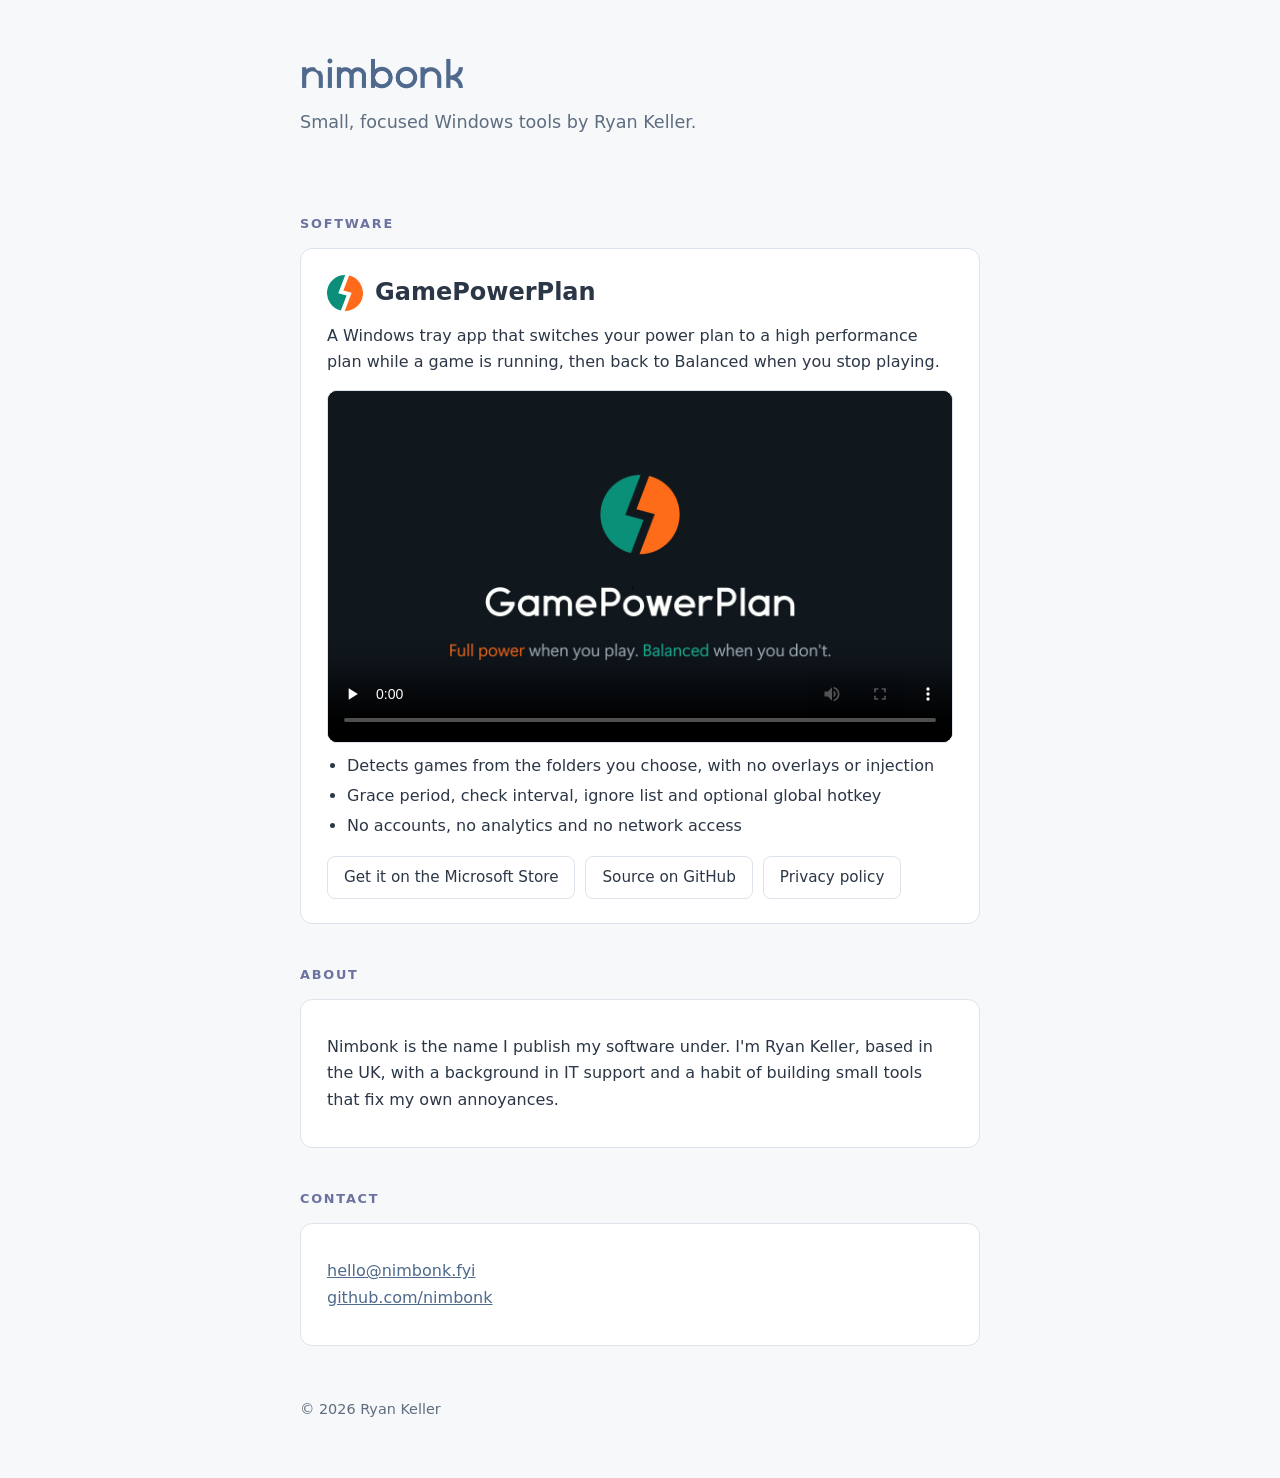
<file: index.html>
<!doctype html>
<html lang="en-GB">
<head>
<meta charset="utf-8">
<meta name="viewport" content="width=device-width,initial-scale=1">
<meta name="color-scheme" content="light dark">
<title>Nimbonk</title>
<meta name="description" content="Small, focused Windows tools by Ryan Keller.">
<link rel="icon" href="assets/favicon.png">
<link rel="apple-touch-icon" href="assets/apple-touch-icon.png">
<link rel="stylesheet" href="assets/style.css">
</head>
<body>
<div class="wrap">
<header>
  <picture>
    <source srcset="assets/nimbonk-dark.png" media="(prefers-color-scheme: dark)">
    <img class="logo" src="assets/nimbonk-light.png" alt="Nimbonk">
  </picture>
  <p class="tag">Small, focused Windows tools by Ryan Keller.</p>
</header>
<main>
  <h2>Software</h2>
  <section class="card">
    <h1 class="app"><img src="assets/gamepowerplan.svg" alt="" width="36" height="36">GamePowerPlan</h1>
    <p>A Windows tray app that switches your power plan to a high performance plan while a game is running, then back to Balanced when you stop playing.</p>
    <video class="demo" src="assets/gamepowerplan.mp4" poster="assets/gamepowerplan-poster.jpg" controls preload="none" playsinline width="1920" height="1080" aria-label="21-second video showing GamePowerPlan switching power plans"></video>
    <ul>
      <li>Detects games from the folders you choose, with no overlays or injection</li>
      <li>Grace period, check interval, ignore list and optional global hotkey</li>
      <li>No accounts, no analytics and no network access</li>
    </ul>
    <div class="row">
      <a class="btn" href="https://apps.microsoft.com/detail/9PF9KW933WVG">Get it on the Microsoft Store</a>
      <a class="btn" href="https://github.com/nimbonk/GamePowerPlan">Source on GitHub</a>
      <a class="btn" href="privacy/">Privacy policy</a>
    </div>
  </section>

  <h2>About</h2>
  <section class="card">
    <p>Nimbonk is the name I publish my software under. I'm Ryan Keller, based in the UK, with a background in IT support and a habit of building small tools that fix my own annoyances.</p>
  </section>

  <h2>Contact</h2>
  <section class="card">
    <p><a href="mailto:hello@nimbonk.fyi">hello@nimbonk.fyi</a><br>
    <a href="https://github.com/nimbonk">github.com/nimbonk</a></p>
  </section>
</main>
<footer>&copy; 2026 Ryan Keller</footer>
</div>
</body>
</html>
</file>
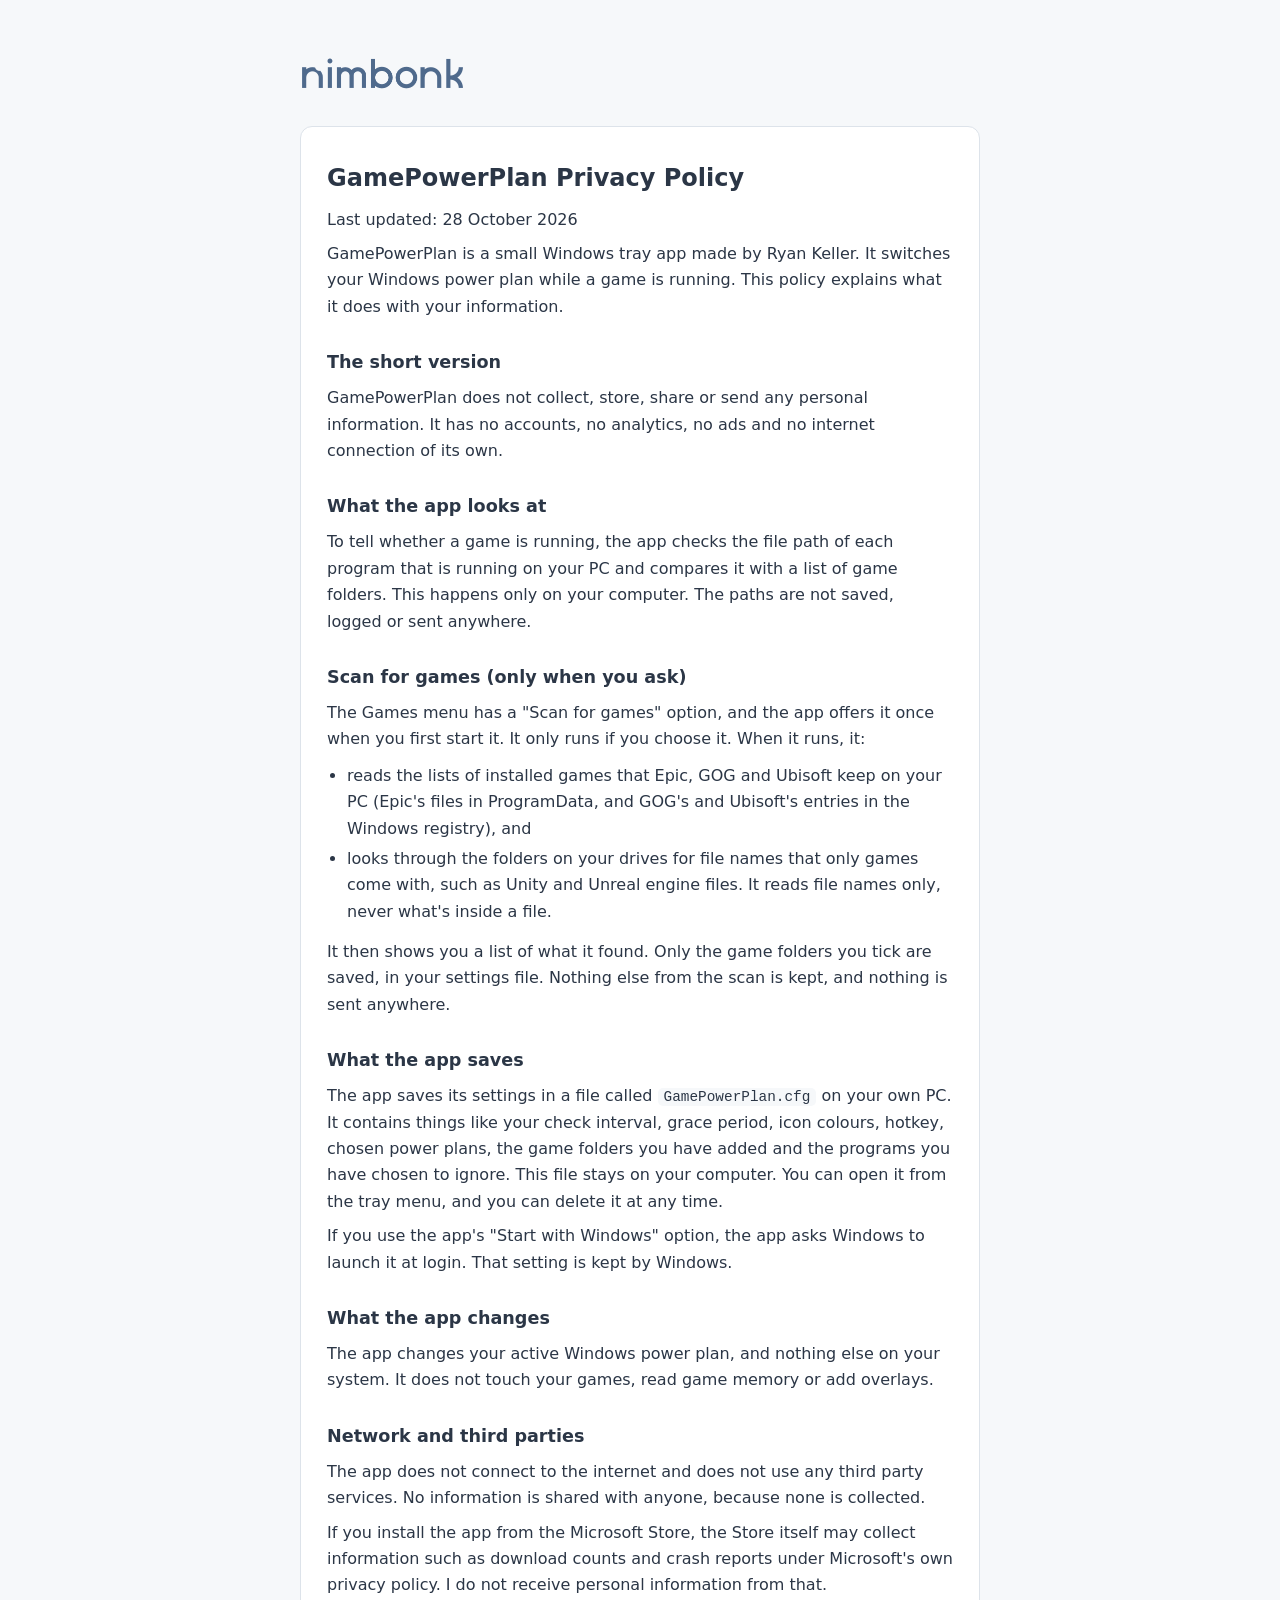
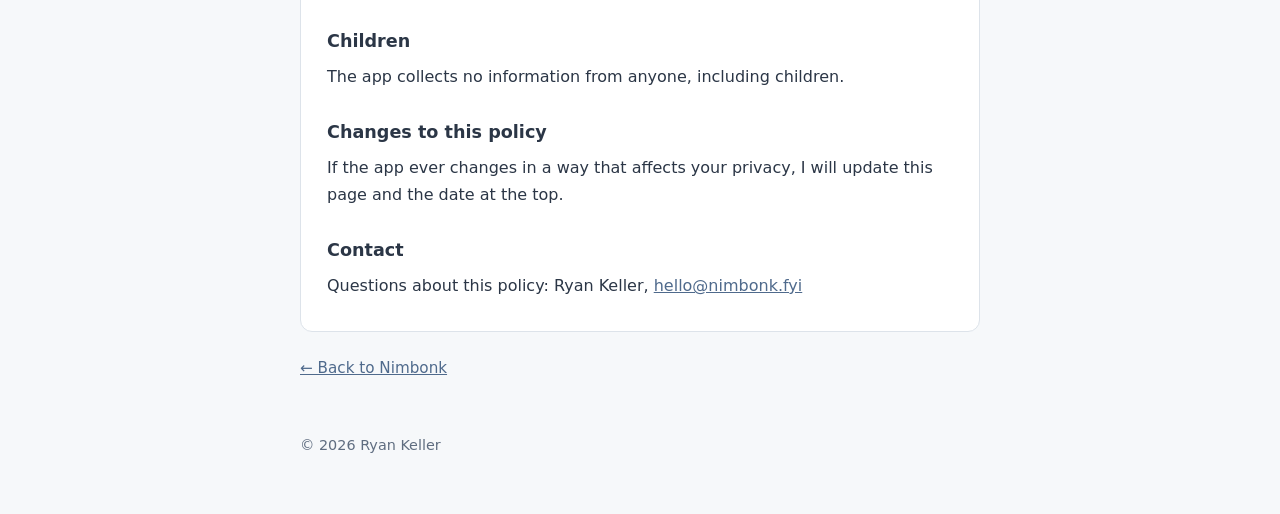
<file: privacy/index.html>
<!doctype html>
<html lang="en-GB">
<head>
<meta charset="utf-8">
<meta name="viewport" content="width=device-width,initial-scale=1">
<meta name="color-scheme" content="light dark">
<title>GamePowerPlan Privacy Policy | Nimbonk</title>
<link rel="icon" href="../assets/favicon.png">
<link rel="stylesheet" href="../assets/style.css">
</head>
<body>
<div class="wrap policy">
<header>
  <a href="../"><picture>
    <source srcset="../assets/nimbonk-dark.png" media="(prefers-color-scheme: dark)">
    <img class="logo" src="../assets/nimbonk-light.png" alt="Nimbonk">
  </picture></a>
</header>
<main>
<section class="card">
<h1>GamePowerPlan Privacy Policy</h1>
<p>Last updated: 28 October 2026</p>
<p>GamePowerPlan is a small Windows tray app made by Ryan Keller. It switches your Windows power plan while a game is running. This policy explains what it does with your information.</p>

<h2>The short version</h2>
<p>GamePowerPlan does not collect, store, share or send any personal information. It has no accounts, no analytics, no ads and no internet connection of its own.</p>

<h2>What the app looks at</h2>
<p>To tell whether a game is running, the app checks the file path of each program that is running on your PC and compares it with a list of game folders. This happens only on your computer. The paths are not saved, logged or sent anywhere.</p>

<h2>Scan for games (only when you ask)</h2>
<p>The Games menu has a "Scan for games" option, and the app offers it once when you first start it. It only runs if you choose it. When it runs, it:</p>
<ul>
  <li>reads the lists of installed games that Epic, GOG and Ubisoft keep on your PC (Epic's files in ProgramData, and GOG's and Ubisoft's entries in the Windows registry), and</li>
  <li>looks through the folders on your drives for file names that only games come with, such as Unity and Unreal engine files. It reads file names only, never what's inside a file.</li>
</ul>
<p>It then shows you a list of what it found. Only the game folders you tick are saved, in your settings file. Nothing else from the scan is kept, and nothing is sent anywhere.</p>

<h2>What the app saves</h2>
<p>The app saves its settings in a file called <code>GamePowerPlan.cfg</code> on your own PC. It contains things like your check interval, grace period, icon colours, hotkey, chosen power plans, the game folders you have added and the programs you have chosen to ignore. This file stays on your computer. You can open it from the tray menu, and you can delete it at any time.</p>
<p>If you use the app's "Start with Windows" option, the app asks Windows to launch it at login. That setting is kept by Windows.</p>

<h2>What the app changes</h2>
<p>The app changes your active Windows power plan, and nothing else on your system. It does not touch your games, read game memory or add overlays.</p>

<h2>Network and third parties</h2>
<p>The app does not connect to the internet and does not use any third party services. No information is shared with anyone, because none is collected.</p>
<p>If you install the app from the Microsoft Store, the Store itself may collect information such as download counts and crash reports under Microsoft's own privacy policy. I do not receive personal information from that.</p>

<h2>Children</h2>
<p>The app collects no information from anyone, including children.</p>

<h2>Changes to this policy</h2>
<p>If the app ever changes in a way that affects your privacy, I will update this page and the date at the top.</p>

<h2>Contact</h2>
<p>Questions about this policy: Ryan Keller, <a href="mailto:hello@nimbonk.fyi">hello@nimbonk.fyi</a></p>
</section>
<a class="back" href="../">&larr; Back to Nimbonk</a>
</main>
<footer>&copy; 2026 Ryan Keller</footer>
</div>
</body>
</html>
</file>
<file: assets/style.css>
:root{--bg:#f6f8fa;--card:#fff;--text:#2b3646;--muted:#5f6d80;--line:#dde3ea;--accent:#6b72a0;--link:#4f6a8c}
@media (prefers-color-scheme:dark){:root{--bg:#16181d;--card:#1d2027;--text:#e4e9ef;--muted:#9aa6b6;--line:#2b303a;--accent:#a3a9cf;--link:#a9bfdc}}
*{box-sizing:border-box}
body{margin:0;background:var(--bg);color:var(--text);font:16px/1.65 system-ui,-apple-system,"Segoe UI",Roboto,sans-serif}
.wrap{max-width:720px;margin:0 auto;padding:0 20px}
header{padding:56px 0 8px}
.logo{height:34px;width:auto;display:block}
.tag{margin:18px 0 0;color:var(--muted);font-size:1.1rem}
main{padding:28px 0 8px}
h2{font-size:.8rem;letter-spacing:.14em;text-transform:uppercase;color:var(--accent);margin:40px 0 14px;font-weight:600}
h1{font-size:1.5rem;margin:0 0 6px}
h1.app{display:flex;align-items:center;gap:12px}
h1.app img{width:36px;height:36px;flex:none}
.demo{display:block;width:100%;height:auto;margin:14px 0 4px;border-radius:10px;border:1px solid var(--line);background:#12171F}
.card{background:var(--card);border:1px solid var(--line);border-radius:12px;padding:24px 26px}
.card p{margin:10px 0}
.card ul{margin:10px 0 14px;padding-left:20px}
.card li{margin:4px 0}
.row{display:flex;flex-wrap:wrap;gap:10px;margin-top:16px}
.btn{display:inline-block;padding:8px 16px;border-radius:8px;border:1px solid var(--line);color:var(--text);text-decoration:none;font-weight:500;font-size:.95rem}
.btn:hover{border-color:var(--accent)}
.btn.soon{color:var(--muted);cursor:default}
.btn.soon:hover{border-color:var(--line)}
a{color:var(--link)}
code{font:.9em ui-monospace,SFMono-Regular,Consolas,monospace;background:var(--bg);padding:1px 6px;border-radius:5px}
footer{padding:44px 0 56px;color:var(--muted);font-size:.9rem}
footer a{color:var(--muted)}
.policy h1{margin-top:8px}
.policy h2{text-transform:none;letter-spacing:0;font-size:1.1rem;color:var(--text);margin:28px 0 8px}
.policy p{margin:8px 0}
.back{display:inline-block;margin-top:24px;font-size:.95rem}
</file>
